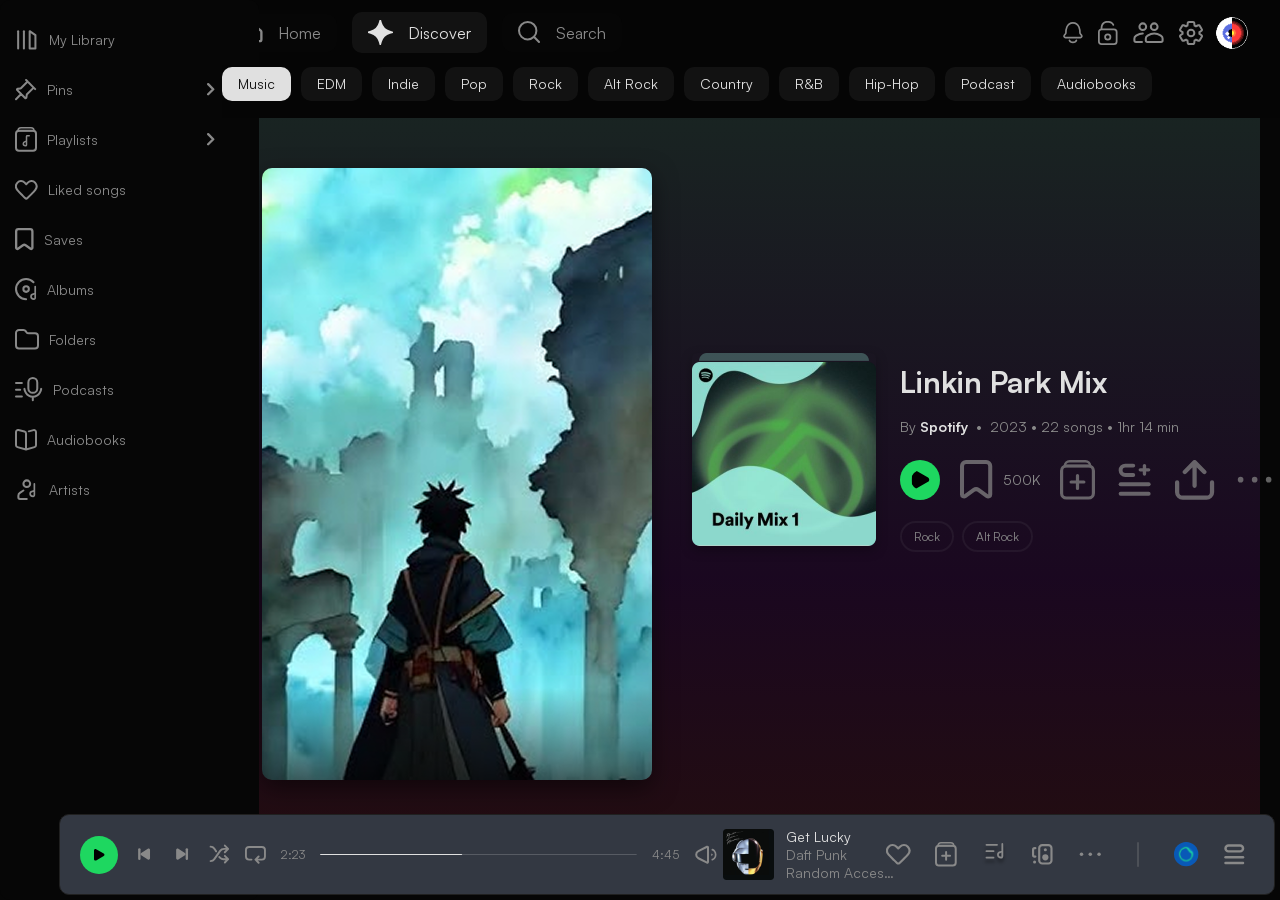
<file: discover.html>
<!DOCTYPE html>
<html lang="en">

<head>
    <meta charset="UTF-8">
    <meta name="viewport" content="width=device-width, initial-scale=1.0">
    <title>Spitify - exam group project</title>
    <link rel="stylesheet" href="/assets/fonts/fonts.css">
    <link rel="stylesheet" href="css/style.css">
</head>

<body class="page-discover">
    <!--Header-->
    <header>
        <nav class="navigation">
            <a href="index.html" class="home">
                <img src="./assets/icons/discover-icons/home-icon.svg" alt="Home icon" />Home</a>
            <a class="discover discover-active">
                <img src="./assets/icons/discover-icons/discover-active-icon.svg"
                    alt="Discover-activ-icon" />Discover</a>
            <a class="search">
                <img src="./assets/icons/discover-icons/search-icon.svg" alt="Search-icon" />Search</a>
        </nav>

        <ul class="top-buttons">
            <li><img src="/assets/icons/discover-icons/ringbell-icon.svg" alt="notifications" /></li>
            <li><img src="/assets/icons/discover-icons/key-icon.svg" alt="private" /></li>
            <li><img src="/assets/icons/discover-icons/friends-icon.svg" alt="friends-icon" /></li>
            <li><img src="/assets/icons/discover-icons/settings-icon.svg" alt="settings" /></li>
            <li><img src="/assets/icons/discover-icons/main-profile-icon.svg" alt="main-profile" /></li>
        </ul>
    </header>
    <!--Sidebar-->
    <aside class="sidebar">
        <ul class="sidebar-wrapper">
            <li>
                <a><img src="/assets/icons/discover-icons/my-library-icon.svg" alt="my library" /> My Library </a>
            </li>
            <li>
                <a><img src="/assets/icons/discover-icons/pins-icon.svg" alt="pins" /> Pins</a><img class="arrow-icon"
                    src="assets/icons/discover-icons/arrow-right.svg" alt="arrow-icon" />
            </li>
            <li>
                <a><img src="/assets/icons/discover-icons/playlist-icon.svg" alt="Playlists" />Playlists</a><img
                    class="arrow-icon" src="assets/icons/discover-icons/arrow-right.svg" alt="arrow-icon" />
            </li>
            <li>
                <a href="liked-library.html"><img src="assets/icons/discover-icons/likes-icon.svg" alt="liked songs" />Liked songs</a>
            </li>
            <li>
                <a><img src="assets/icons/discover-icons/saves-icon.svg" alt="Saves" /> Saves</a>
            </li>
            <li>
                <a><img src="assets/icons/discover-icons/albums-icon.svg" alt="Albums" />Albums</a>
            </li>
            <li>
                <a><img src="assets/icons/discover-icons/folder-icon.svg" alt="Folders" />Folders</a>
            </li>
            <li>
                <a><img src="assets/icons/discover-icons/podcast-icon.svg" alt="Podcasts" />Podcasts</a>
            </li>
            <li>
                <a><img src="assets/icons/discover-icons/audiobook-icon.svg" alt="Audiobooks" />Audiobooks</a>
            </li>
            <li>
                <a><img src="assets/icons/discover-icons/artists-icon.svg" alt="Artists" />Artists</a>
            </li>
        </ul>
    </aside>
    <!--main container-->
    <main>
        <div class="main-wrapper discover-wrapper">
            <section class="menu-buttons buttons-for-discover">
                <ul>
                    <li class="music-active"><a>Music</a></li>
                    <li><a>EDM</a></li>
                    <li><a>Indie</a></li>
                    <li><a>Pop</a></li>
                    <li><a>Rock</a></li>
                    <li><a>Alt Rock</a></li>
                    <li><a>Country</a></li>
                    <li><a>R&B</a></li>
                    <li><a>Hip-Hop</a></li>
                    <li><a>Podcast</a></li>
                    <li><a>Audiobooks</a></li>
                </ul>
            </section>
            <section>
                <ul class="discover-cataloge">
                    <li>
                        <div class="discover-theme">
                            <img class="discover-theme-cover" src="assets/icons/discover-icons/linkinpark-cover.png"
                                alt="linkin park theme photo" />
                        </div>
                        <div class="discover-music-info">
                            <img class="discover-music-info-cover" src="assets/icons/discover-icons/dailymix1-cover.png"
                                alt="daily mix" />
                            <div class="discover-music-info-text">
                                <h2>Linkin Park Mix</h2>
                                <p>
                                    By
                                    <span class="spotify-title">Spotify&nbsp;</span>&nbsp;&bull;
                                    &nbsp;2023&nbsp;&bull;&nbsp;22 songs&nbsp;&bull;&nbsp;1hr 14
                                    min
                                </p>
                                <div class="discover-music-buttons">
                                    <div class="play-btn-bg">
                                        <img class="play-btn-bg" src="assets/icons/player-icons/player-start-icon.svg"
                                            alt="start" />
                                    </div>
                                    <img src="assets/icons/discover-icons/save-icon.svg" alt="save" />
                                    <span class="song-saves">500K</span><img
                                        src="assets/icons/discover-icons/add-icon.svg" alt="add" /><img
                                        src="assets/icons/discover-icons/add-burger-icon.svg" alt="add to queue" /><img
                                        src="assets/icons/discover-icons/upload-icon.svg" alt="share" /><img
                                        src="assets/icons/discover-icons/three-dot-icon.svg" alt="more dots" />
                                </div>
                                <div class="discover-music-info-text-button">
                                    <span>Rock</span><span>Alt Rock</span>
                                </div>
                            </div>
                        </div>
                    </li>
                    <li>
                        <div class="discover-theme">
                            <img class="discover-theme-cover" src="assets/icons/discover-icons/get-lucky-cover.png"
                                alt="linkin park theme photo" />
                        </div>
                        <div class="discover-music-info">
                            <img class="discover-music-info-cover" src="assets/icons/discover-icons/get-lucky-image.png"
                                alt="get lucky" />
                            <div class="discover-music-info-text">
                                <h2>Get Lucky</h2>
                                <p>By
                                    <span class="spotify-title">Daft Punk&nbsp;</span>&nbsp;&bull;
                                    &nbsp;2013&nbsp;&bull;&nbsp;6:05
                                </p>
                                <div class="discover-music-buttons">
                                    <div class="play-btn-bg">
                                        <img src="assets/icons/player-icons/player-start-icon.svg" alt="start" />
                                    </div>
                                    <img src="assets/icons/discover-icons/save-icon.svg" alt="save" />
                                    <span class="song-saves">500K</span>
                                    <img src="assets/icons/discover-icons/add-icon.svg" alt="add" />
                                    <img src="assets/icons/discover-icons/add-burger-icon.svg" alt="add to queue" />
                                    <img src="assets/icons/discover-icons/upload-icon.svg" alt="share" />
                                    <img src="assets/icons/discover-icons/three-dot-icon.svg" alt="more dots" />
                                </div>
                                <div class="discover-music-info-text-button">
                                    <span>Rock</span><span>Alt Rock</span>
                                </div>
                            </div>
                    </li>
                </ul>
            </section>
        </div>
    </main>


    <footer class="footer-player">
        <!--Player left section-->
        <section class="player-left">
            <div class="left-side-icons">
                <button class="btn-play" aria-label="Start" id="start-btn">
                    <img src="./assets/icons/player-icons/player-start-icon.svg" alt="Start button">
                </button>
                <button class="btn-play when-click" aria-label="Play" id="playing-btn">
                    <img src="./assets/icons/player-icons/player-playing-icon.svg" alt="Plaing button">
                </button>
                <button class="btn-icon" aria-label="Previous">
                    <img src="./assets/icons/player-icons/player-left-arrow.svg" alt="Previous" class="btn-icon__svg">
                </button>
                <button class="btn-icon" aria-label="Next">
                    <img src="./assets/icons/player-icons/player-right-arrow.svg" alt="Next" class="btn-icon__svg">
                </button>
                <button class="btn-icon" aria-label="Shuffle">
                    <img src="./assets/icons/player-icons/player-shuffle-icon.svg" alt="Shuffle"
                        class="btn-icon__svg btn-icon__svg--active">
                </button>
                <button class="btn-icon" aria-label="Repeat">
                    <img src="./assets/icons/player-icons/player-resume-icon.svg" alt="Repeat" class="btn-icon__svg">
                </button>
                <time class="player-time">2:23</time>
                <img class="player__progress-line" src="./assets/icons/player-icons/player-line.svg"
                    alt="progress line">
                <time class="player-time">4:45</time>
                <button class="voice-btn" aria-label="Voice Control">
                    <img src="./assets/icons/player-icons/player-voice-icon.svg" alt="Voice control"
                        class="btn-icon__svg">
                </button>
                <audio src="./assets/icons/player-icons/player-mp3/DaftPunk-GetLucky.mp3" id="music-file"></audio>
            </div>
        </section>

        <!--Player center section-->
        <section class="player-center">
            <div class="progress-container">
                <div class="mini-track">
                    <img src="./assets/icons/player-icons/player-album-icon.svg" alt="Get Lucky Cover"
                        class="mini-track__img">
                    <div class="mini-track__text">
                        <h4 class="mini-track__title desktop-text">Get Lucky</h4> <!--in mobile it will be hidden-->
                        <h4 class="mini-track__title mobile-text">Get Lucky (feat. Pharrell Williams and Nile Rodgers)
                            <!--in desktop it will be hidden-->
                        </h4>
                        <p class="mini-track__artist">Daft Punk</p>
                        <p class="mini-track__album">Random Access Memories</p>
                    </div>
                </div>
            </div>
        </section>

        <!--Player right section-->
        <section class="player-right">
            <div class="footer-right-icons">
                <button class="btn-icon">
                    <img src="./assets/icons/player-icons/player-heart-icon.svg" alt="Like" class="btn-icon__svg">
                </button>
                <button class="btn-icon">
                    <img src="./assets/icons/player-icons/player-square-icon.svg" alt="Add" class="btn-icon__svg">
                </button>
                <button class="btn-icon">
                    <img src="./assets/icons/player-icons/player-music-icon.svg" alt="Microphone" class="btn-icon__svg">
                </button>
                <button class="btn-icon">
                    <img src="./assets/icons/player-icons/player-mobiles-icon.svg" alt="Layer Group"
                        class="btn-icon__svg">
                </button>
                <button class="btn-icon">
                    <img src="./assets/icons/player-icons/player-dots-icon.svg" alt="Dots" class="btn-icon__svg">
                </button>
                <span class="btn-icon">
                    <img src="./assets/icons/player-icons/player-right-line-icon.svg" alt="line" class="btn-icon__svg">
                </span>

                <div class="btn-icon">
                    <img src="./assets/icons/player-icons/player-blue-icon.svg" alt="profile icon"
                        class="btn-icon__svg">
                </div>

                <button class="btn-icon">
                    <img src="./assets/icons/player-icons/player-burger-icon.svg" alt="burger icon"
                        class="btn-icon__svg">
                </button>
            </div>
        </section>
    </footer>
    <nav class="mobile-nav">
        <div class="mobile-nav-item active">
            <img src="./assets/icons/discover-icons/home-icon.svg" alt="Home">
            <span>Home</span>
        </div>
        <div class="mobile-nav-item">
            <img src="./assets/icons/discover-icons/discover-active-icon.svg" alt="Discover">
            <span>Discover</span>
        </div>
        <div class="mobile-nav-item">
            <img src="./assets/icons/discover-icons/search-icon.svg" alt="Search">
            <span>Search</span>
        </div>
        <div class="mobile-nav-item">
            <img src="./assets/icons/discover-icons/my-library-icon.svg" alt="Library">
            <span>Library</span>
        </div>
        <div class="mobile-nav-item">
            <img src="./assets/icons/discover-icons/main-profile-icon.svg" alt="Me">
            <span>Me</span>
        </div>
    </nav>
    <script src="script.js"></script>
</body>

</html>
</file>
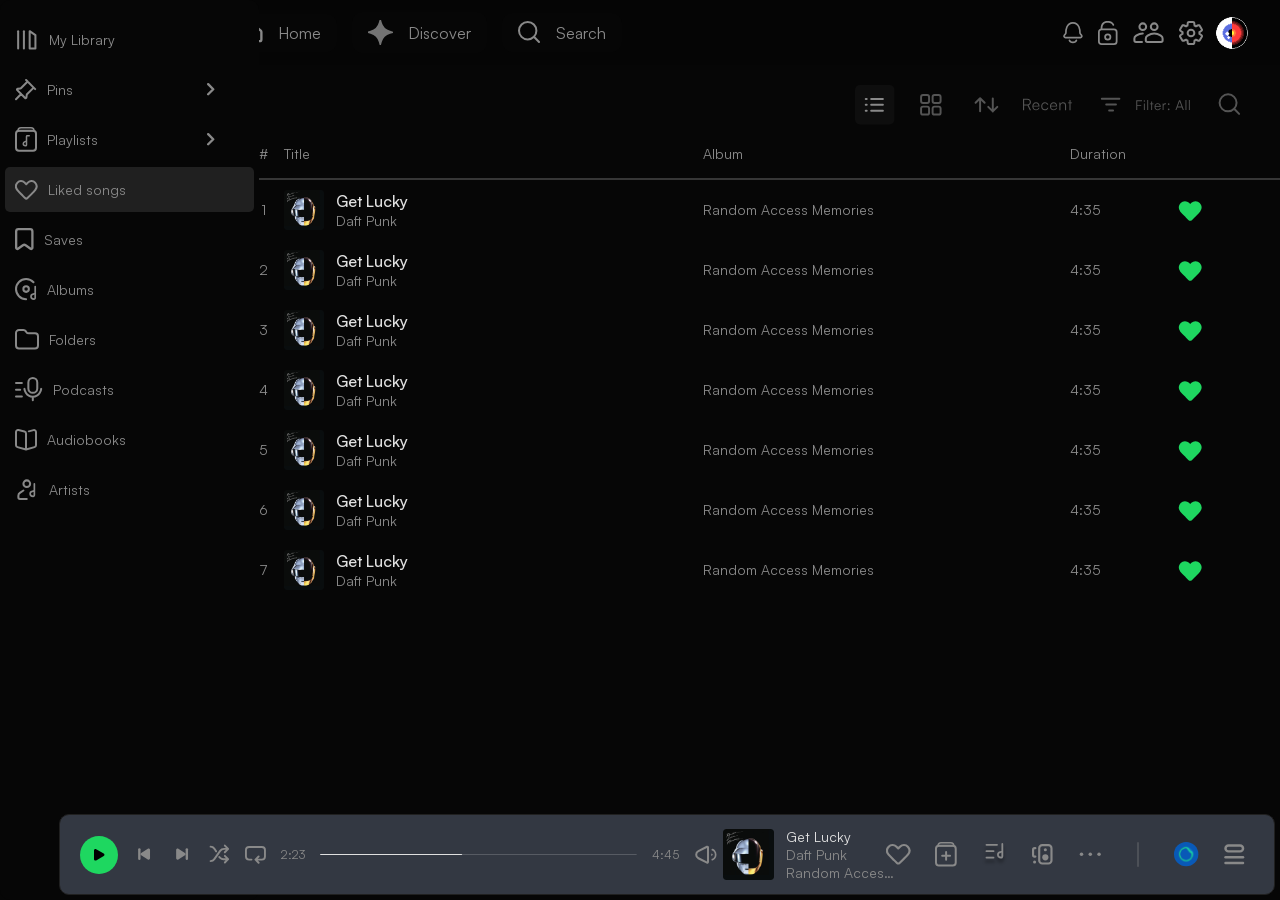
<file: liked-library.html>
<!DOCTYPE html>
<html lang="en">

<head>
    <meta charset="UTF-8">
    <meta name="viewport" content="width=device-width, initial-scale=1.0">
    <title>Spitify - exam group project</title>
    <link rel="stylesheet" href="/assets/fonts/fonts.css">
    <link rel="stylesheet" href="css/style.css">
</head>

<body class="page-discover">
    <!--Header-->
    <header>
        <nav class="navigation">
            <a href="index.html" class="home">
                <img src="./assets/icons/discover-icons/home-icon.svg" alt="Home icon" />Home</a>
            <a href="discover.html" class="discover discover-active not-active">
                <img src="./assets/icons/discover-icons/discover-active-icon.svg"
                    alt="Discover-activ-icon" />Discover</a>
            <a class="search">
                <img src="./assets/icons/discover-icons/search-icon.svg" alt="Search-icon" />Search</a>
        </nav>

        <ul class="top-buttons">
            <li><img src="/assets/icons/discover-icons/ringbell-icon.svg" alt="notifications" /></li>
            <li><img src="/assets/icons/discover-icons/key-icon.svg" alt="private" /></li>
            <li><img src="/assets/icons/discover-icons/friends-icon.svg" alt="friends-icon" /></li>
            <li><img src="/assets/icons/discover-icons/settings-icon.svg" alt="settings" /></li>
            <li><img src="/assets/icons/discover-icons/main-profile-icon.svg" alt="main-profile" /></li>
        </ul>
    </header>
    <!--Sidebar-->
    <aside class="sidebar">
        <ul class="sidebar-wrapper">
            <li>
                <a><img src="/assets/icons/discover-icons/my-library-icon.svg" alt="my library" /> My Library </a>
            </li>
            <li>
                <a><img src="/assets/icons/discover-icons/pins-icon.svg" alt="pins" /> Pins</a><img class="arrow-icon"
                    src="assets/icons/discover-icons/arrow-right.svg" alt="arrow-icon" />
            </li>
            <li>
                <a><img src="/assets/icons/discover-icons/playlist-icon.svg" alt="Playlists" />Playlists</a><img
                    class="arrow-icon" src="assets/icons/discover-icons/arrow-right.svg" alt="arrow-icon" />
            </li>
            <li class="liked-songs">
                <a><img src="assets/icons/discover-icons/likes-icon.svg" alt="liked songs" />Liked songs</a>
            </li>
            <li>
                <a><img src="assets/icons/discover-icons/saves-icon.svg" alt="Saves" /> Saves</a>
            </li>
            <li>
                <a><img src="assets/icons/discover-icons/albums-icon.svg" alt="Albums" />Albums</a>
            </li>
            <li>
                <a><img src="assets/icons/discover-icons/folder-icon.svg" alt="Folders" />Folders</a>
            </li>
            <li>
                <a><img src="assets/icons/discover-icons/podcast-icon.svg" alt="Podcasts" />Podcasts</a>
            </li>
            <li>
                <a><img src="assets/icons/discover-icons/audiobook-icon.svg" alt="Audiobooks" />Audiobooks</a>
            </li>
            <li>
                <a><img src="assets/icons/discover-icons/artists-icon.svg" alt="Artists" />Artists</a>
            </li>
        </ul>
    </aside>
    <!--main container-->
    <main>
        <div class="main-wrapper">
            <section>
                <ul class="menu-button-library-liked">
                    <li class="liked-add-icon">
                        <img src="assets/icons/library-liked-songs/add-icon-library.svg" alt="add" />
                    </li>
                    <li>
                        <img src="assets/icons/library-liked-songs/burger-icon-library.svg" alt="lists" />
                    </li>
                    <li>
                        <img src="assets/icons/library-liked-songs/square-icon-library.svg" alt="view" />
                    </li>
                    <li>
                        <img src="assets/icons/library-liked-songs/arrows-icon-library.svg" alt="arrows" />
                    </li>
                    <li>
                        <img src="assets/icons/library-liked-songs/recent-icon-library.svg" alt="recent" class="recent"/>
                    </li>
                    <li>
                        <img src="assets/icons/library-liked-songs/filter-icon-library.svg" alt="filters" class="filters"/>
                    </li>
                    <li>
                        <img src="assets/icons/library-liked-songs/lupa-icon-library.svg" alt="search" />
                    </li>
                </ul>
            </section>

            <section class="main-wrapper">
                <table class="song-table">
                    <thead>
                        <tr>
                            <th class="col-num">#</th>
                            <th class="col-title">Title</th>
                            <th class="col-album">Album</th>
                            <th class="col-duration">Duration</th>
                        </tr>
                    </thead>
                    <tbody>
                        <tr>
                            <td class="col-num">1</td>
                            <td class="col-title">
                                <div class="title-content">
                                    <img src="assets/icons/library-liked-songs/Daft-Punk.svg" alt="Daft Punk">
                                    <div class="song-info">
                                        <h3>Get Lucky</h3>
                                        <a href="#">Daft Punk</a>
                                    </div>
                                </div>
                            </td>
                            <td class="col-album">
                                <a href="#">Random Access Memories</a>
                            </td>
                            <td class="col-duration">
                                <span>4:35</span>
                                <img src="assets/icons/library-liked-songs/green-heart-icon-library.svg" alt="liked">
                            </td>
                        </tr>

                        <tr>
                            <td class="col-num">2</td>
                            <td class="col-title">
                                <div class="title-content">
                                    <img src="assets/icons/library-liked-songs/Daft-Punk.svg" alt="Daft Punk">
                                    <div class="song-info">
                                        <h3>Get Lucky</h3>
                                        <a href="#">Daft Punk</a>
                                    </div>
                                </div>
                            </td>
                            <td class="col-album">
                                <a href="#">Random Access Memories</a>
                            </td>
                            <td class="col-duration">
                                <span>4:35</span>
                                <img src="assets/icons/library-liked-songs/green-heart-icon-library.svg" alt="liked">
                            </td>
                        </tr>

                        <tr>
                            <td class="col-num">3</td>
                            <td class="col-title">
                                <div class="title-content">
                                    <img src="assets/icons/library-liked-songs/Daft-Punk.svg" alt="Daft Punk">
                                    <div class="song-info">
                                        <h3>Get Lucky</h3>
                                        <a href="#">Daft Punk</a>
                                    </div>
                                </div>
                            </td>
                            <td class="col-album">
                                <a href="#">Random Access Memories</a>
                            </td>
                            <td class="col-duration">
                                <span>4:35</span>
                                <img src="assets/icons/library-liked-songs/green-heart-icon-library.svg" alt="liked">
                            </td>
                        </tr>

                        <tr>
                            <td class="col-num">4</td>
                            <td class="col-title">
                                <div class="title-content">
                                    <img src="assets/icons/library-liked-songs/Daft-Punk.svg" alt="Daft Punk">
                                    <div class="song-info">
                                        <h3>Get Lucky</h3>
                                        <a href="#">Daft Punk</a>
                                    </div>
                                </div>
                            </td>
                            <td class="col-album">
                                <a href="#">Random Access Memories</a>
                            </td>
                            <td class="col-duration">
                                <span>4:35</span>
                                <img src="assets/icons/library-liked-songs/green-heart-icon-library.svg" alt="liked">
                            </td>
                        </tr>

                        <tr>
                            <td class="col-num">5</td>
                            <td class="col-title">
                                <div class="title-content">
                                    <img src="assets/icons/library-liked-songs/Daft-Punk.svg" alt="Daft Punk">
                                    <div class="song-info">
                                        <h3>Get Lucky</h3>
                                        <a href="#">Daft Punk</a>
                                    </div>
                                </div>
                            </td>
                            <td class="col-album">
                                <a href="#">Random Access Memories</a>
                            </td>
                            <td class="col-duration">
                                <span>4:35</span>
                                <img src="assets/icons/library-liked-songs/green-heart-icon-library.svg" alt="liked">
                            </td>
                        </tr>

                        <tr>
                            <td class="col-num">6</td>
                            <td class="col-title">
                                <div class="title-content">
                                    <img src="assets/icons/library-liked-songs/Daft-Punk.svg" alt="Daft Punk">
                                    <div class="song-info">
                                        <h3>Get Lucky</h3>
                                        <a href="#">Daft Punk</a>
                                    </div>
                                </div>
                            </td>
                            <td class="col-album">
                                <a href="#">Random Access Memories</a>
                            </td>
                            <td class="col-duration">
                                <span>4:35</span>
                                <img src="assets/icons/library-liked-songs/green-heart-icon-library.svg" alt="liked">
                            </td>
                        </tr>

                        <tr>
                            <td class="col-num">7</td>
                            <td class="col-title">
                                <div class="title-content">
                                    <img src="assets/icons/library-liked-songs/Daft-Punk.svg" alt="Daft Punk">
                                    <div class="song-info">
                                        <h3>Get Lucky</h3>
                                        <a href="#">Daft Punk</a>
                                    </div>
                                </div>
                            </td>
                            <td class="col-album">
                                <a href="#">Random Access Memories</a>
                            </td>
                            <td class="col-duration">
                                <span>4:35</span>
                                <img src="assets/icons/library-liked-songs/green-heart-icon-library.svg" alt="liked">
                            </td>
                        </tr>
                    </tbody>
                </table>
            </section>
        </div>
    </main>


    <footer class="footer-player">
        <!--Player left section-->
        <section class="player-left">
            <div class="left-side-icons">
                <button class="btn-play" aria-label="Start" id="start-btn">
                    <img src="./assets/icons/player-icons/player-start-icon.svg" alt="Start button">
                </button>
                <button class="btn-play when-click" aria-label="Play" id="playing-btn">
                    <img src="./assets/icons/player-icons/player-playing-icon.svg" alt="Plaing button">
                </button>
                <button class="btn-icon" aria-label="Previous">
                    <img src="./assets/icons/player-icons/player-left-arrow.svg" alt="Previous" class="btn-icon__svg">
                </button>
                <button class="btn-icon" aria-label="Next">
                    <img src="./assets/icons/player-icons/player-right-arrow.svg" alt="Next" class="btn-icon__svg">
                </button>
                <button class="btn-icon" aria-label="Shuffle">
                    <img src="./assets/icons/player-icons/player-shuffle-icon.svg" alt="Shuffle"
                        class="btn-icon__svg btn-icon__svg--active">
                </button>
                <button class="btn-icon" aria-label="Repeat">
                    <img src="./assets/icons/player-icons/player-resume-icon.svg" alt="Repeat" class="btn-icon__svg">
                </button>
                <time class="player-time">2:23</time>
                <img class="player__progress-line" src="./assets/icons/player-icons/player-line.svg"
                    alt="progress line">
                <time class="player-time">4:45</time>
                <button class="voice-btn" aria-label="Voice Control">
                    <img src="./assets/icons/player-icons/player-voice-icon.svg" alt="Voice control"
                        class="btn-icon__svg">
                </button>
                <audio src="./assets/icons/player-icons/player-mp3/DaftPunk-GetLucky.mp3" id="music-file"></audio>
            </div>
        </section>

        <!--Player center section-->
        <section class="player-center">
            <div class="progress-container">
                <div class="mini-track">
                    <img src="./assets/icons/player-icons/player-album-icon.svg" alt="Get Lucky Cover"
                        class="mini-track__img">
                    <div class="mini-track__text">
                        <h4 class="mini-track__title desktop-text">Get Lucky</h4> <!--in mobile it will be hidden-->
                        <h4 class="mini-track__title mobile-text">Get Lucky (feat. Pharrell Williams and Nile Rodgers)
                            <!--in desktop it will be hidden-->
                        </h4>
                        <p class="mini-track__artist">Daft Punk</p>
                        <p class="mini-track__album">Random Access Memories</p>
                    </div>
                </div>
            </div>
        </section>

        <!--Player right section-->
        <section class="player-right">
            <div class="footer-right-icons">
                <button class="btn-icon">
                    <img src="./assets/icons/player-icons/player-heart-icon.svg" alt="Like" class="btn-icon__svg">
                </button>
                <button class="btn-icon">
                    <img src="./assets/icons/player-icons/player-square-icon.svg" alt="Add" class="btn-icon__svg">
                </button>
                <button class="btn-icon">
                    <img src="./assets/icons/player-icons/player-music-icon.svg" alt="Microphone" class="btn-icon__svg">
                </button>
                <button class="btn-icon">
                    <img src="./assets/icons/player-icons/player-mobiles-icon.svg" alt="Layer Group"
                        class="btn-icon__svg">
                </button>
                <button class="btn-icon">
                    <img src="./assets/icons/player-icons/player-dots-icon.svg" alt="Dots" class="btn-icon__svg">
                </button>
                <span class="btn-icon">
                    <img src="./assets/icons/player-icons/player-right-line-icon.svg" alt="line" class="btn-icon__svg">
                </span>

                <div class="btn-icon">
                    <img src="./assets/icons/player-icons/player-blue-icon.svg" alt="profile icon"
                        class="btn-icon__svg">
                </div>

                <button class="btn-icon">
                    <img src="./assets/icons/player-icons/player-burger-icon.svg" alt="burger icon"
                        class="btn-icon__svg">
                </button>
            </div>
        </section>
    </footer>
    <nav class="mobile-nav">
        <div class="mobile-nav-item active">
            <img src="./assets/icons/discover-icons/home-icon.svg" alt="Home">
            <span>Home</span>
        </div>
        <div class="mobile-nav-item">
            <img src="./assets/icons/discover-icons/discover-active-icon.svg" alt="Discover">
            <span>Discover</span>
        </div>
        <div class="mobile-nav-item">
            <img src="./assets/icons/discover-icons/search-icon.svg" alt="Search">
            <span>Search</span>
        </div>
        <div class="mobile-nav-item">
            <img src="./assets/icons/discover-icons/my-library-icon.svg" alt="Library">
            <span>Library</span>
        </div>
        <div class="mobile-nav-item">
            <img src="./assets/icons/discover-icons/main-profile-icon.svg" alt="Me">
            <span>Me</span>
        </div>
    </nav>
    <script src="script.js"></script>
</body>

</html>
</file>
<file: assets/fonts/fonts.css>
@font-face {
    font-family: 'Satoshi';
    src: url('./Satoshi_Complete/Fonts/TTF/Satoshi-Variable.ttf');
}
</file>
<file: css/style.css>
/* ============================
   SPOTIFY PROJECT VARIABLES
   ============================ */
/* =====================
   Flexbox Layout Mixin
   ===================== */
/* =====================
   Text Truncate Mixin
   ===================== */
/* =====================
   Text Fade Right Mixin
   ===================== */
/* =====================
   Hide Elements Mixin
   ===================== */
/* =====================
   Flex Center Mixin
   ===================== */
/* =====================
   Image Brightness
   ===================== */
/* =====================
   Exact Transition Mixin
   ===================== */
/* =====================
   Exact Letter Spacing Mixin
   ===================== */
.responsive-nav {
  display: none;
}

@media (max-width: 1086px) {
  .header-actions .icon-btn:not(:last-child) {
    display: none;
  }
}
@media (max-width: 1020px) {
  .nav-item.active {
    background-color: transparent;
    border-radius: 0;
  }
}
@media (max-width: 768px) {
  .header {
    display: none !important;
  }
  .sidebar {
    display: none;
  }
  .main-layout {
    background-color: black;
  }
  .responsive-nav {
    position: fixed;
    bottom: 0;
    left: 0;
    width: 100%;
    z-index: 1500;
    position: fixed;
    bottom: 0;
    height: 95px;
    display: flex;
    align-items: center;
    justify-content: space-around;
    text-align: center;
    background: linear-gradient(180deg, rgba(17, 17, 17, 0.85) 0%, #111111 42.62%);
  }
  .responsive-nav div {
    display: flex;
    flex-direction: column;
    align-items: center;
    justify-content: center;
    gap: 6px;
  }
  .responsive-nav p {
    color: #898989;
    font-family: "satoshi", sans-serif;
    font-size: 12px;
    letter-spacing: 3%;
    margin: 0;
  }
}
/* =========================
   BASE
   ========================= */
html,
body {
  height: 100%;
  margin: 0;
  overflow: hidden;
  background: #000;
  font-family: "satoshi", sans-serif;
}

*,
*::before,
*::after {
  box-sizing: border-box;
}

img {
  display: block;
  max-width: 100%;
}

button {
  font: inherit;
}

/* =========================
   MAIN CONTENT
   ========================= */
.main-content {
  position: relative;
  margin-left: 259px;
  margin-top: 60px;
  width: calc(100% - 259px);
  height: calc(100vh - 54px);
  min-width: 0;
  min-height: 0;
  display: flex;
  flex-direction: column;
  overflow-x: hidden;
  overflow-y: auto;
  background: #060606;
  border: 1px solid #202020;
  border-radius: 10px 0 0 10px;
  scrollbar-width: none;
  -ms-overflow-style: none;
}
.main-content::-webkit-scrollbar {
  display: none;
}

/* =========================
   FILTERS SECTION
   ========================= */
.filters-section {
  position: sticky;
  top: 0;
  z-index: 20;
  display: flex;
  align-items: center;
  justify-content: space-between;
  gap: 16px;
  min-height: 60px;
  padding: 8px 20px 0;
  background: rgba(6, 6, 6, 0.92);
  backdrop-filter: blur(22px);
}

.filters {
  display: inline-flex;
  align-items: center;
  gap: 10px;
  flex-wrap: wrap;
}

.filter {
  height: 35px;
  padding: 0 12px;
  border: 0;
  border-radius: 8px;
  background: rgba(32, 32, 32, 0.5);
  color: rgb(224, 224, 224);
  font-size: 14px;
  font-weight: 700;
  cursor: pointer;
  transition: background 0.2s ease, color 0.2s ease;
}
.filter--active {
  background: rgb(224, 224, 224);
  color: rgba(32, 32, 32, 0.9);
}

.filters button:nth-child(1) {
  width: 48px;
}

.filters button:nth-child(2) {
  width: 68px;
}

.filters button:nth-child(3) {
  width: 89px;
}

.filters button:nth-child(4) {
  width: 107px;
}

.filters-layout-action {
  flex-shrink: 0;
}

.icon-action {
  width: 28px;
  height: 28px;
  padding: 0;
  border: 0;
  background: transparent;
  display: inline-flex;
  align-items: center;
  justify-content: center;
  cursor: pointer;
}

.icon-action__icon {
  width: 16px;
  height: 16px;
  object-fit: contain;
}

/* =========================
   CONTENT WRAPPER
   ========================= */
.content-wrapper {
  width: 100%;
  min-width: 0;
  display: flex;
  flex-direction: column;
  gap: 40px;
  padding: 16px 20px 140px;
}

/* =========================
   MOBILE SHORTCUTS
   ========================= */
.main-content .mobile-shortcuts {
  display: none;
}

.mobile-shortcuts__item {
  display: flex;
  align-items: center;
  min-width: 0;
  height: 56px;
  overflow: hidden;
  text-decoration: none;
  background: linear-gradient(90deg, #2a2a2a 0%, #1f1f1f 100%);
  border-radius: 8px;
}
.mobile-shortcuts__image {
  width: 56px;
  height: 56px;
  flex-shrink: 0;
  object-fit: cover;
}
.mobile-shortcuts__text {
  min-width: 0;
  display: flex;
  flex-direction: column;
  justify-content: center;
  padding: 0 12px;
}
.mobile-shortcuts__title {
  margin: 0;
  color: #fff;
  font-size: 14px;
  font-weight: 500;
  line-height: 1.2;
  white-space: nowrap;
  overflow: hidden;
  text-overflow: ellipsis;
}
.mobile-shortcuts__subtitle {
  margin: 2px 0 0;
  color: #b3b3b3;
  font-size: 12px;
  line-height: 1.2;
  white-space: nowrap;
  overflow: hidden;
  text-overflow: ellipsis;
}

/* =========================
   CATALOGUE
   ========================= */
.catalogue {
  width: 100%;
  min-width: 0;
  display: flex;
  flex-direction: column;
  gap: 30px;
}
.catalogue-top {
  width: 100%;
  min-width: 0;
  display: flex;
  align-items: center;
  justify-content: space-between;
  gap: 12px;
}
.catalogue-title {
  margin: 0;
  color: #fff;
  font-size: 18px;
  font-weight: 700;
  line-height: 1.2;
}

.catalogue-actions {
  display: flex;
  align-items: center;
  gap: 8px;
  flex-shrink: 0;
}

.catalogue-btn {
  width: 24px;
  height: 24px;
  padding: 0;
  border: 0;
  border-radius: 50%;
  cursor: pointer;
  display: inline-flex;
  align-items: center;
  justify-content: center;
  background: transparent;
}
.catalogue-btn img {
  width: 14px;
  height: 14px;
  object-fit: contain;
}

.catalogue-grid {
  width: 100%;
  min-width: 0;
  display: grid;
  grid-template-columns: repeat(8, minmax(0, 1fr));
  gap: 15px;
  margin-top: 6px;
}

/* =========================
   MUSIC CARD / MIX CARD
   ========================= */
.music-card,
.mix-card {
  min-width: 0;
}
.music-card__link,
.mix-card__link {
  display: flex;
  flex-direction: column;
  min-width: 0;
  text-decoration: none;
  color: inherit;
}
.music-card__image-wrap,
.mix-card__image-wrap {
  position: relative;
  width: 100%;
  aspect-ratio: 1/1;
  border-radius: 7.25px;
  overflow: visible;
}
.music-card__image-wrap::before,
.mix-card__image-wrap::before {
  content: "";
  position: absolute;
  top: -18px;
  left: 50%;
  width: 133px;
  height: 3px;
  transform: translateX(-50%);
  border-top-left-radius: 7.25px;
  border-top-right-radius: 7.25px;
  background: rgba(206, 110, 154, 0.15);
  z-index: 1;
}
.music-card__image-wrap::after,
.mix-card__image-wrap::after {
  content: "";
  position: absolute;
  top: -12px;
  left: 50%;
  width: 154px;
  height: 6px;
  transform: translateX(-50%);
  border-top-left-radius: 7.25px;
  border-top-right-radius: 7.25px;
  background: rgba(206, 110, 154, 0.3);
  z-index: 2;
}
.music-card__image,
.mix-card__image {
  width: 100%;
  height: 100%;
  object-fit: cover;
  border-radius: 7.25px;
}
.music-card__meta,
.mix-card__meta {
  min-width: 0;
  display: flex;
  align-items: center;
  justify-content: space-between;
  gap: 8px;
  margin-top: 8px;
}
.music-card__type,
.mix-card__type {
  min-width: 0;
  color: rgb(224, 224, 224);
  font-size: 14px;
  font-weight: 500;
  white-space: nowrap;
  overflow: hidden;
  text-overflow: ellipsis;
}
.music-card__count,
.mix-card__count {
  flex-shrink: 0;
  font-size: 14px;
  font-weight: 400;
}
.music-card__desc,
.mix-card__desc {
  margin: 4px 0 0;
  color: rgb(137, 137, 137);
  font-size: 12px;
  line-height: 1.35;
  display: -webkit-box;
  -webkit-box-orient: vertical;
  -webkit-line-clamp: 2;
  line-clamp: 2;
  overflow: hidden;
}

/* =========================
   MUSIC CARD TOP BAR COLORS
   ========================= */
.catalogue .catalogue-grid > article:nth-child(1) .music-card__image-wrap::before {
  background: rgba(206, 110, 154, 0.15);
}

.catalogue .catalogue-grid > article:nth-child(1) .music-card__image-wrap::after {
  background: rgba(206, 110, 154, 0.3);
}

.catalogue .catalogue-grid > article:nth-child(2) .music-card__image-wrap::before {
  background: rgba(149, 230, 211, 0.15);
}

.catalogue .catalogue-grid > article:nth-child(2) .music-card__image-wrap::after {
  background: rgba(149, 230, 211, 0.3);
}

.catalogue .catalogue-grid > article:nth-child(3) .music-card__image-wrap::before {
  background: rgba(244, 184, 189, 0.15);
}

.catalogue .catalogue-grid > article:nth-child(3) .music-card__image-wrap::after {
  background: rgba(244, 184, 189, 0.3);
}

.catalogue .catalogue-grid > article:nth-child(4) .music-card__image-wrap::before {
  background: rgba(195, 231, 183, 0.15);
}

.catalogue .catalogue-grid > article:nth-child(4) .music-card__image-wrap::after {
  background: rgba(195, 231, 183, 0.3);
}

.catalogue .catalogue-grid > article:nth-child(5) .music-card__image-wrap::before {
  background: rgba(243, 127, 166, 0.15);
}

.catalogue .catalogue-grid > article:nth-child(5) .music-card__image-wrap::after {
  background: rgba(243, 127, 166, 0.3);
}

.catalogue .catalogue-grid > article:nth-child(6) .music-card__image-wrap::before {
  background: rgba(160, 190, 200, 0.15);
}

.catalogue .catalogue-grid > article:nth-child(6) .music-card__image-wrap::after {
  background: rgba(160, 190, 200, 0.3);
}

.catalogue .catalogue-grid > article:nth-child(7) .music-card__image-wrap::before {
  background: rgba(253, 216, 125, 0.15);
}

.catalogue .catalogue-grid > article:nth-child(7) .music-card__image-wrap::after {
  background: rgba(253, 216, 125, 0.3);
}

.catalogue .catalogue-grid > article:nth-child(8) .music-card__image-wrap::before {
  background: rgba(212, 178, 169, 0.15);
}

.catalogue .catalogue-grid > article:nth-child(8) .music-card__image-wrap::after {
  background: rgba(212, 178, 169, 0.3);
}

/* =========================
   MIX CARD TOP BAR COLORS
   ========================= */
.catalogue .catalogue-grid > article:nth-child(1) .mix-card__image-wrap::before {
  background: rgba(204, 246, 101, 0.15);
}

.catalogue .catalogue-grid > article:nth-child(1) .mix-card__image-wrap::after {
  background: rgba(204, 246, 101, 0.3);
}

.catalogue .catalogue-grid > article:nth-child(2) .mix-card__image-wrap::before {
  background: rgba(249, 231, 44, 0.15);
}

.catalogue .catalogue-grid > article:nth-child(2) .mix-card__image-wrap::after {
  background: rgba(249, 231, 44, 0.3);
}

.catalogue .catalogue-grid > article:nth-child(3) .mix-card__image-wrap::before {
  background: rgba(155, 240, 226, 0.15);
}

.catalogue .catalogue-grid > article:nth-child(3) .mix-card__image-wrap::after {
  background: rgba(155, 240, 226, 0.3);
}

.catalogue .catalogue-grid > article:nth-child(4) .mix-card__image-wrap::before {
  background: rgba(111, 134, 255, 0.15);
}

.catalogue .catalogue-grid > article:nth-child(4) .mix-card__image-wrap::after {
  background: rgba(111, 134, 255, 0.3);
}

.catalogue .catalogue-grid > article:nth-child(5) .mix-card__image-wrap::before {
  background: rgba(255, 203, 212, 0.15);
}

.catalogue .catalogue-grid > article:nth-child(5) .mix-card__image-wrap::after {
  background: rgba(255, 203, 212, 0.3);
}

.catalogue .catalogue-grid > article:nth-child(6) .mix-card__image-wrap::before {
  background: rgba(255, 198, 104, 0.15);
}

.catalogue .catalogue-grid > article:nth-child(6) .mix-card__image-wrap::after {
  background: rgba(255, 198, 104, 0.3);
}

.catalogue .catalogue-grid > article:nth-child(7) .mix-card__image-wrap::before {
  background: rgba(39, 133, 107, 0.15);
}

.catalogue .catalogue-grid > article:nth-child(7) .mix-card__image-wrap::after {
  background: rgba(39, 133, 107, 0.3);
}

.catalogue .catalogue-grid > article:nth-child(8) .mix-card__image-wrap::before {
  background: rgba(221, 19, 139, 0.15);
}

.catalogue .catalogue-grid > article:nth-child(8) .mix-card__image-wrap::after {
  background: rgba(221, 19, 139, 0.3);
}

/* =========================
   MUSIC CARD COUNT COLORS
   ========================= */
.catalogue .catalogue-grid > article:nth-child(1) .music-card__count {
  color: rgb(206, 110, 154);
}

.catalogue .catalogue-grid > article:nth-child(2) .music-card__count {
  color: rgb(149, 230, 211);
}

.catalogue .catalogue-grid > article:nth-child(3) .music-card__count {
  color: rgb(244, 184, 189);
}

.catalogue .catalogue-grid > article:nth-child(4) .music-card__count {
  color: rgb(195, 231, 183);
}

.catalogue .catalogue-grid > article:nth-child(5) .music-card__count {
  color: rgb(243, 127, 166);
}

.catalogue .catalogue-grid > article:nth-child(6) .music-card__count {
  color: rgb(160, 190, 200);
}

.catalogue .catalogue-grid > article:nth-child(7) .music-card__count {
  color: rgb(253, 216, 125);
}

.catalogue .catalogue-grid > article:nth-child(8) .music-card__count {
  color: rgb(212, 178, 169);
}

/* =========================
   MIX CARD COUNT COLORS
   ========================= */
.catalogue .catalogue-grid > article:nth-child(1) .mix-card__count {
  color: rgb(204, 246, 101);
}

.catalogue .catalogue-grid > article:nth-child(2) .mix-card__count {
  color: rgb(249, 231, 44);
}

.catalogue .catalogue-grid > article:nth-child(3) .mix-card__count {
  color: rgb(155, 240, 226);
}

.catalogue .catalogue-grid > article:nth-child(4) .mix-card__count {
  color: rgb(111, 134, 255);
}

.catalogue .catalogue-grid > article:nth-child(5) .mix-card__count {
  color: rgb(255, 203, 212);
}

.catalogue .catalogue-grid > article:nth-child(6) .mix-card__count {
  color: rgb(255, 198, 104);
}

.catalogue .catalogue-grid > article:nth-child(7) .mix-card__count {
  color: rgb(39, 133, 107);
}

.catalogue .catalogue-grid > article:nth-child(8) .mix-card__count {
  color: rgb(221, 19, 139);
}

/* =========================
   ARTISTS SECTION
   ========================= */
.catalogue-artists {
  width: 100%;
}

.catalogue-top--artists {
  justify-content: space-between;
}

.catalogue-artists .catalogue-title {
  width: 210px;
  height: 27px;
  color: rgb(224, 224, 224);
  font-size: 20px;
  font-weight: 700;
  line-height: 20px;
  letter-spacing: 0.03em;
}

/* =========================
   ARTISTS GRID
   ========================= */
.artists-grid {
  width: 100%;
  display: flex;
  align-items: flex-end;
  gap: 16px;
  margin-top: 6px;
  overflow: hidden;
}

/* =========================
   ARTIST CARD (crop container)
   ========================= */
.artist-card {
  position: relative;
  width: 170px;
  height: 170px;
  flex-shrink: 0;
}

/* =========================
   LINK
   ========================= */
.artist-card__link {
  display: block;
  width: 170px;
  height: 170px;
  position: relative;
}

/* =========================
   IMAGE (circle)
   ========================= */
.artist-card__image {
  width: 170px;
  height: 170px;
  object-fit: cover;
  border-radius: 50%;
  display: block;
}

/* =========================
   TABLET
   ========================= */
@media (max-width: 1400px) {
  .catalogue-grid {
    grid-template-columns: repeat(4, minmax(0, 1fr));
  }
  .artists-grid {
    flex-wrap: wrap;
  }
}
/* =========================
   MOBILE
   ========================= */
@media (max-width: 768px) {
  html,
  body {
    overflow: hidden;
  }
  .main-content {
    margin-left: 0;
    width: 100%;
    border: none;
    border-radius: 0;
    background: #090909;
  }
  .filters {
    display: flex;
    justify-content: flex-start;
    gap: 8px;
  }
  .filter--active {
    display: none;
  }
  .filters-section {
    padding: 1px 1px 0;
  }
  .content-wrapper {
    gap: 36px;
    padding: 10px 12px 120px;
  }
  .main-content .mobile-shortcuts {
    display: grid;
    grid-template-columns: repeat(2, 1fr);
    gap: 10px;
    padding: 0 3px;
  }
  .catalogue {
    gap: 10px;
  }
  .catalogue-title {
    font-size: 18px;
    line-height: 1.2;
    width: auto;
    height: auto;
  }
  .catalogue-actions .catalogue-btn:not(:last-child) {
    display: none;
  }
  .catalogue-btn {
    width: auto;
    height: auto;
    padding: 4px;
    background: transparent;
    border-radius: 0;
  }
  .catalogue-btn img {
    width: 18px;
    height: 18px;
  }
  .catalogue-grid {
    display: flex;
    gap: 12px;
    margin-top: 4px;
    overflow-x: auto;
    padding-top: 18px;
    padding-bottom: 4px;
    scroll-snap-type: x mandatory;
    scrollbar-width: none;
  }
  .catalogue-grid::-webkit-scrollbar {
    display: none;
  }
  .music-card,
  .mix-card {
    flex: 0 0 140px;
    min-width: 140px;
    scroll-snap-align: start;
  }
  .music-card__image-wrap::before,
  .mix-card__image-wrap::before {
    width: 110px;
    top: -14px;
  }
  .music-card__image-wrap::after,
  .mix-card__image-wrap::after {
    width: 126px;
    top: -10px;
  }
  .music-card__meta,
  .mix-card__meta {
    margin-top: 8px;
  }
  .music-card__type,
  .mix-card__type {
    font-size: 15px;
    font-weight: 600;
  }
  .music-card__count,
  .mix-card__count {
    font-size: 14px;
  }
  .music-card__desc,
  .mix-card__desc {
    margin-top: 4px;
    font-size: 12px;
  }
  .catalogue-artists {
    display: block;
  }
  .artists-grid {
    display: flex;
    flex-wrap: nowrap;
    align-items: flex-start;
    gap: 12px;
    overflow-x: auto;
    overflow-y: hidden;
    padding-bottom: 4px;
    scroll-snap-type: x mandatory;
    scrollbar-width: none;
  }
  .artists-grid::-webkit-scrollbar {
    display: none;
  }
  .artist-card {
    flex: 0 0 120px;
    width: 120px;
    height: 120px;
    scroll-snap-align: start;
  }
  .artist-card__link {
    width: 120px;
    height: 120px;
  }
  .artist-card__image {
    width: 120px;
    height: 120px;
  }
}
.header {
  background-color: #060606;
  display: flex;
  justify-content: space-between;
  align-items: center;
  font-family: "satoshi", sans-serif;
  font-weight: 400;
  font-size: 14px;
  position: fixed;
  height: 54px;
  top: 0;
  left: 225px;
  right: 0;
  z-index: 2;
}

.nav-list {
  display: flex;
  justify-content: center;
  align-items: center;
  color: #898989;
  margin-top: 4px;
}

.nav-item {
  padding: 3px 95px 3px 11px;
}

.nav-item a {
  display: flex;
  justify-content: center;
  align-items: center;
  gap: 10px;
  letter-spacing: 3%;
  letter-spacing: 3%;
}
.nav-item a:hover {
  color: #e0e0e0;
  transition: 0.3s ease;
}
.nav-item a img img {
  filter: brightness(1.5);
}

.header-actions {
  display: flex;
  align-items: center;
  gap: 13px;
}

html, body {
  margin: 0;
  padding: 0;
  box-sizing: border-box;
}

h1, h2, h3 {
  margin: 0;
  padding: 0;
}

button {
  background: none;
  border: none;
  cursor: pointer;
  padding: 0;
  display: flex;
  align-items: center;
  outline: none;
}

.footer-player {
  position: fixed;
  bottom: 0;
  right: 0;
  width: 95%;
  max-width: 1491px;
  background-color: #333842;
  transition: background-color 0.3s linear;
  border-radius: 10px;
  border: 1px solid #202020;
  padding: 0 20px 0 20px;
  display: flex;
  justify-content: space-between;
  align-items: center;
  gap: 5px;
  height: 81px;
  margin-bottom: 5px;
  margin-right: 5px;
  z-index: 1000;
}
.footer-player.is-playing {
  background-color: rgb(62.1153846154, 68.2051282051, 80.3846153846);
}
.footer-player .player-left {
  display: flex;
  justify-content: flex-start;
  align-items: center;
  gap: 15px;
  flex: 0 1 auto;
  min-width: 0;
}
.footer-player .player-left .left-side-icons {
  display: flex;
  justify-content: flex-start;
  align-items: center;
  gap: 15px;
  flex-shrink: 0;
}
.footer-player .player-left .btn-play {
  width: 38px;
  height: 38px;
  background-color: #1ed760;
  border-radius: 50%;
  display: flex;
  justify-content: center;
  align-items: center;
  gap: 0;
  flex-shrink: 0;
}
.footer-player .player-left .when-click {
  display: none;
}
.footer-player .player-left .player-time {
  font-family: "satoshi", sans-serif;
  font-size: 0.75rem;
  font-weight: 400;
  color: #898989;
  white-space: nowrap;
  flex-shrink: 0;
}
@media (min-width: 768px) and (max-width: 1180px) {
  .footer-player .player-left .player-time {
    display: none;
  }
}
.footer-player .player-left .player__progress-line {
  width: 100%;
  max-width: 317px;
  min-width: 50px;
  object-fit: contain;
  cursor: pointer;
}
@media (min-width: 768px) and (max-width: 1180px) {
  .footer-player .player-left .player__progress-line {
    display: none;
  }
}
.footer-player .player-center {
  flex: 1 1 0;
  min-width: 0;
}
.footer-player .player-center .mini-track {
  display: flex;
  justify-content: flex-start;
  align-items: center;
  gap: 12px;
  min-width: 0;
}
.footer-player .player-center .mini-track__img {
  width: 51px;
  height: 51px;
  border-radius: 3px;
  flex-shrink: 0;
}
.footer-player .player-center .mini-track__text {
  display: flex;
  flex-direction: column;
  min-width: 0;
}
.footer-player .player-center .mini-track__text .mobile-text {
  display: none;
}
.footer-player .player-center .mini-track__text .mini-track__title,
.footer-player .player-center .mini-track__text .mini-track__artist,
.footer-player .player-center .mini-track__text .mini-track__album {
  font-family: "satoshi", sans-serif;
  font-size: 0.875rem;
  font-weight: 400;
  margin: 0;
  overflow: hidden;
  text-overflow: ellipsis;
  white-space: nowrap;
  max-width: 100%;
}
.footer-player .player-center .mini-track__text .mini-track__title {
  color: #e0e0e0;
}
.footer-player .player-center .mini-track__text .mini-track__artist,
.footer-player .player-center .mini-track__text .mini-track__album {
  color: #898989;
}
.footer-player .player-right {
  flex: 0 1 350px;
  min-width: 300px;
  display: flex;
  justify-content: flex-end;
  align-items: center;
  gap: 0;
}
.footer-player .player-right .footer-right-icons {
  display: flex;
  justify-content: flex-start;
  align-items: center;
  gap: 8px;
}
.footer-player .player-right .footer-right-icons .btn-icon {
  width: 40px;
  height: 40px;
  display: flex;
  justify-content: center;
  align-items: center;
  gap: 0;
  padding: 0;
  background: none;
  border: none;
  transition: transform 0.2s ease, opacity 0.2s ease;
}
.footer-player .player-right .footer-right-icons .btn-icon:hover {
  transform: scale(1.05);
  opacity: 0.8;
}
.footer-player .player-right .footer-right-icons .btn-icon__svg {
  width: 25px;
  height: 25px;
  object-fit: contain;
}
@media (max-width: 768px) {
  .footer-player {
    display: flex !important;
    visibility: visible;
    opacity: 1;
    position: fixed;
    top: auto;
    left: 0;
    right: 0;
    bottom: 92px;
    background: #333842;
    width: auto;
    z-index: 99999;
  }
  .footer-player .player-left {
    order: 3;
    gap: 15px;
    flex: 0 0 auto;
  }
  .footer-player .player-left .btn-icon,
  .footer-player .player-left .player-time,
  .footer-player .player-left .player__progress-line,
  .footer-player .player-left .voice-btn {
    display: none;
  }
  .footer-player .player-left .btn-play img {
    display: none;
  }
  .footer-player .player-left .btn-play {
    background-image: url("/assets/icons/player-icons/player-start-icon-mobile.svg");
    background-color: transparent;
    width: 20px;
    height: 20px;
    padding: 0;
    background-repeat: no-repeat;
    background-position: center;
    background-size: contain;
    color: #898989;
  }
  .footer-player .player-center {
    order: 1;
    min-width: 0;
    flex: 1;
  }
  .footer-player .player-center .mini-track {
    display: flex;
    align-items: center;
  }
  .footer-player .player-center .mini-track__text {
    display: flex;
    flex-direction: column;
    min-width: 0;
  }
  .footer-player .player-center .mini-track__text .desktop-text {
    display: none;
  }
  .footer-player .player-center .mini-track__text .mobile-text {
    display: block;
    font-family: "satoshi", sans-serif;
    color: #e0e0e0;
    font-size: 0.875rem;
    white-space: nowrap;
    overflow: hidden;
    text-overflow: clip;
    -webkit-mask-image: linear-gradient(to right, black 80%, transparent 100%);
    mask-image: linear-gradient(to right, black 80%, transparent 100%);
  }
  .footer-player .player-center .mini-track__img {
    width: 43px;
    height: 43px;
    border-radius: 3px;
    flex-shrink: 0;
  }
  .footer-player .player-center .mini-track__album {
    display: none;
  }
  .footer-player .player-right {
    order: 2;
    flex: 0 0 auto;
    min-width: unset;
    width: auto;
  }
  .footer-player .player-right .footer-right-icons .btn-icon {
    display: none;
  }
  .footer-player .player-right .footer-right-icons .btn-icon:nth-child(2) {
    display: flex;
  }
  .footer-player .player-right .footer-right-icons span,
  .footer-player .player-right .footer-right-icons .btn-icon:last-child {
    display: none;
  }
}

.sidebar {
  background-color: #060606;
  color: #898989;
  border-bottom-left-radius: 10px;
  border-bottom-right-radius: 2px;
  font-family: "satoshi", sans-serif;
  position: fixed;
  top: 0;
  left: 0;
  width: 259px;
  height: 100vh;
}

.library-list li {
  display: flex;
  align-items: center;
  gap: 11px;
  cursor: pointer;
  padding: 8px 10px;
  font-weight: 400;
  font-size: 14px;
  letter-spacing: 3%;
}
.library-list li:hover {
  color: #e0e0e0;
  transition: 0.3s ease;
}
.library-list li img img {
  filter: brightness(1.5);
}

.library-list li:first-child {
  color: #fff;
  font-weight: bold;
}

.library-list-active {
  background-color: #111111;
  border-radius: 10px;
}

.page-discover {
  display: grid;
  grid-template-columns: 15vw 1fr;
  grid-template-rows: 65px 1fr 81px;
  height: 100vh;
  margin: 0;
  background-color: #060606;
}

.not-active {
  background-color: #111111 !important;
  color: #898989;
}

header {
  grid-column: 2/3;
  display: flex;
  justify-content: space-between;
  align-items: center;
  gap: 0;
  padding: 0 32px;
  background-color: rgba(6, 6, 6, 0.95);
  backdrop-filter: blur(10px);
  -webkit-backdrop-filter: blur(10px);
  z-index: 20;
}
header .navigation {
  display: flex;
  justify-content: flex-start;
  align-items: center;
  gap: 15px;
}
header .navigation a {
  display: flex;
  justify-content: center;
  align-items: center;
  gap: 15px;
  padding: 8px 16px;
  background-color: #060606;
  color: #898989;
  border-radius: 32px;
  white-space: nowrap;
  cursor: pointer;
  transition: all 0.2s linear;
  font-family: "satoshi", sans-serif;
  border-radius: 10px;
  gap: 15px;
}
header .navigation a:hover, header .navigation a.discover-active {
  background-color: rgba(32, 32, 32, 0.5019607843);
  color: #e0e0e0;
}
header .top-buttons {
  display: flex;
  justify-content: flex-start;
  align-items: center;
  gap: 13px;
  list-style: none;
}
header .top-buttons li img {
  cursor: pointer;
  transition: filter 0.2s linear;
}
header .top-buttons li img:hover img {
  filter: brightness(1.7);
}

.sidebar {
  grid-column: 1/2;
  grid-row: 1/3;
  background-color: #060606;
  display: flex;
  flex-direction: column;
  z-index: 30;
  border-radius: 10px;
  overflow-y: auto;
  padding-top: 12px;
}
.sidebar li {
  height: 45px;
  display: flex;
  justify-content: flex-start;
  align-items: center;
  gap: 10px;
  padding: 5px 10px;
}
.sidebar li img {
  transition: filter 0.3s linear;
}
.sidebar li:hover a {
  color: #e0e0e0;
}
.sidebar li:hover img {
  filter: brightness(1.5);
}
.sidebar li .arrow-icon {
  justify-self: end;
}
.sidebar li a {
  font-family: "satoshi", sans-serif;
  font-size: 14px;
  display: flex;
  justify-content: flex-start;
  align-items: center;
  gap: 10px;
  transition: color 0.3s linear;
  width: calc(15vw - 10px);
  gap: 10px;
  color: #898989;
  cursor: pointer;
}

.sidebar-wrapper {
  height: 98vh;
  border-radius: 5px;
  margin: 5px 5px;
  display: flex;
  flex-direction: column;
  gap: 5px;
  transition: background-color 0.3s linear;
}

.sidebar-wrapper:hover .library img {
  content: url("/assets/icons/discover-icons/my-library-icon.svg");
}
.sidebar-wrapper:hover {
  background-color: #111111;
}

main {
  grid-column: 2/3;
  grid-row: 2/3;
  overflow-y: auto;
  display: block;
  position: relative;
}
main::-webkit-scrollbar {
  display: none;
}
main {
  scrollbar-width: none;
  -ms-overflow-style: none;
}
main .discover-wrapper {
  padding: 0 20px;
}
main .discover-wrapper .buttons-for-discover {
  position: sticky;
  top: 0;
  z-index: 90;
  background-color: rgba(6, 6, 6, 0.8);
  backdrop-filter: blur(15px);
  -webkit-backdrop-filter: blur(15px);
  padding: 2px 0px;
  margin-left: 10px;
  margin-right: -25px;
}
main .discover-wrapper .buttons-for-discover ul {
  display: flex;
  justify-content: flex-start;
  align-items: center;
  gap: 10px;
  list-style: none;
  gap: 10px;
  margin-bottom: 15px;
  flex-wrap: wrap;
}
main .discover-wrapper .buttons-for-discover ul::-webkit-scrollbar {
  display: none;
}
main .discover-wrapper .buttons-for-discover ul li {
  padding: 8px 16px;
  background-color: rgba(32, 32, 32, 0.5019607843);
  color: #e0e0e0;
  border-radius: 32px;
  white-space: nowrap;
  cursor: pointer;
  transition: all 0.2s linear;
  font-family: "satoshi", sans-serif;
  border-radius: 10px;
}
main .discover-wrapper .buttons-for-discover ul li.music-active {
  background-color: #e0e0e0;
  color: #111111;
}
main .discover-wrapper .buttons-for-discover ul li a {
  font-family: "satoshi", sans-serif;
  font-size: 14px;
  text-decoration: none;
}
main .discover-wrapper .buttons-for-discover ul li:hover {
  background-color: rgba(255, 255, 255, 0.2);
}
main .discover-cataloge {
  display: flex;
  justify-content: flex-start;
  align-items: stretch;
  gap: 60px;
  flex-direction: column;
  padding: 50px;
  background: linear-gradient(to bottom, rgba(140, 216, 204, 0.14), rgba(149, 17, 190, 0.14), rgba(255, 82, 2, 0.14), rgba(36, 40, 97, 0.14));
}
main li {
  display: flex;
  align-items: flex-start;
  gap: 40px;
}
main .discover-theme {
  flex-shrink: 0;
}
main .discover-theme-cover {
  width: 390px;
  height: 612px;
  object-fit: cover;
  border-radius: 10px;
  box-shadow: 0 8px 24px rgba(0, 0, 0, 0.5);
}
main .discover-music-info {
  display: flex;
  justify-content: flex-start;
  align-items: flex-end;
  gap: 24px;
  margin-top: 185px;
  font-family: "satoshi", sans-serif;
}
main .discover-music-info-cover {
  width: 184px;
  height: 193px;
  border-radius: 5px;
  box-shadow: 0 4px 12px rgba(0, 0, 0, 0.3);
}
main .discover-music-info-text h2 {
  font-size: 30px;
  margin: 0 0 16px 0;
  color: #e0e0e0;
}
main .discover-music-info-text p {
  color: #898989;
  font-size: 14px;
  margin-bottom: 24px;
}
main .discover-music-info-text .spotify-title {
  font-weight: bold;
  color: #e0e0e0;
}
main .discover-music-info-text .discover-music-buttons {
  display: flex;
  justify-content: flex-start;
  align-items: center;
  gap: 20px;
  margin-bottom: 24px;
}
main .discover-music-info-text .discover-music-buttons > img {
  cursor: pointer;
  opacity: 0.7;
  transition: 0.2s;
  width: 40px;
  height: 40px;
}
main .discover-music-info-text .discover-music-buttons > img:hover {
  opacity: 1;
}
main .discover-music-info-text .discover-music-buttons > img {
  object-fit: contain;
}
main .discover-music-info-text .discover-music-buttons .song-saves {
  color: #898989;
  font-size: 14px;
  margin-left: -10px;
}
main .discover-music-info-text .play-btn-bg {
  width: 40px;
  height: 40px;
  background-color: #1ed760;
  border-radius: 50%;
  display: flex;
  justify-content: center;
  align-items: center;
  gap: 0;
  flex-shrink: 0;
  transition: transform 0.2s linear;
}
main .discover-music-info-text .play-btn-bg:hover {
  transform: scale(1.05);
}
main .discover-music-info-text .play-btn-bg img {
  width: 20px;
  height: 20px;
  opacity: 1;
  margin-left: 2px;
}
main .discover-music-info-text .discover-music-info-text-button span {
  border: 2px solid rgba(137, 137, 137, 0.1019607843);
  border-radius: 44px;
  padding: 6px 12px;
  font-size: 12px;
  margin-right: 8px;
  color: #898989;
}

@media (max-width: 768px) {
  .footer-player {
    display: none;
  }
  .mobile-nav {
    display: flex;
    justify-content: space-around;
    align-items: center;
    position: fixed;
    bottom: 0;
    left: 0;
    width: 100%;
    height: 70px;
    background-color: rgba(18, 18, 18, 0.95);
    backdrop-filter: blur(10px);
    border-top: 1px solid rgba(255, 255, 255, 0.1);
    z-index: 100;
    padding-bottom: 10px;
  }
  .mobile-nav-item {
    display: flex;
    flex-direction: column;
    align-items: center;
    color: #b3b3b3;
    cursor: pointer;
    gap: 5px;
  }
  .mobile-nav-item img {
    width: 24px;
    height: 24px;
    opacity: 0.7;
  }
  .mobile-nav-item span {
    font-size: 11px;
    font-family: "satoshi", sans-serif;
  }
  .mobile-nav-item.active {
    color: #e0e0e0;
  }
  .mobile-nav-item.active img {
    opacity: 1;
  }
  body {
    grid-template-columns: 1fr;
    grid-template-rows: 65px 1fr 70px;
  }
  .sidebar {
    display: none;
  }
}
.main-wrapper {
  width: 100%;
  max-width: 1920px;
  margin: 0;
  padding: 0 10px;
}

.not-active {
  color: #898989 !important;
  background-color: #060606 !important;
}
.not-active img {
  filter: grayscale(100%);
  opacity: 0.5;
}

.liked-songs {
  background: #202020;
  border-radius: 5px;
}

.menu-button-library-liked {
  display: flex;
  justify-content: flex-start;
  align-items: center;
  gap: 16px;
  padding: 20px;
  list-style: none;
  width: 100%;
}
.menu-button-library-liked .filters {
  width: 105px;
}
.menu-button-library-liked .recent {
  width: 50px;
}
.menu-button-library-liked .liked-add-icon {
  margin-right: auto;
}
.menu-button-library-liked .liked-add-icon img {
  width: 40px;
  height: 40px;
  min-width: 40px;
  border-radius: 0;
  object-fit: cover;
  opacity: 0.7;
  transition: 0.3s ease;
}
.menu-button-library-liked .liked-add-icon img:hover {
  opacity: 1;
}
.menu-button-library-liked li:not(.liked-add-icon) {
  display: flex;
  justify-content: flex-start;
  align-items: center;
  cursor: pointer;
}
.menu-button-library-liked li:not(.liked-add-icon) img {
  height: 40px;
  opacity: 0.6;
  transition: all 0.2s linear;
}
.menu-button-library-liked li:not(.liked-add-icon):hover img {
  opacity: 1;
  filter: brightness(1.2);
}

.song-table {
  gap: 10px;
  align-self: stretch;
  width: 100%;
  max-width: 1400px;
  margin-left: 30px;
  border-collapse: collapse;
  table-layout: fixed;
  color: #898989;
  font-family: "satoshi", sans-serif;
  font-size: 14px;
}
.song-table .col-num {
  width: 42px;
  text-align: center;
}
.song-table .col-title, .song-table .col-album {
  font-size: 14px;
  font-weight: 400;
  color: #898989;
}
.song-table .col-title {
  width: 40%;
}
.song-table .col-album {
  width: 35%;
}
.song-table .col-duration {
  display: flex;
  align-items: center;
  justify-content: start;
  gap: 50px;
  width: 150px;
  font-size: 14px;
  font-weight: 400;
  color: #898989;
}
.song-table .col-duration img {
  width: 40px;
  height: 40px;
  min-width: 40px;
  border-radius: 0;
  object-fit: cover;
}
.song-table thead tr {
  padding-bottom: 10px;
  border-bottom: 2px solid rgba(255, 255, 255, 0.1);
  position: sticky;
  top: 0;
  z-index: 10;
}
.song-table thead th {
  text-align: left;
  padding-bottom: 15px;
  font-size: 14px;
  font-weight: 400;
  color: #898989;
}
.song-table tbody tr {
  transition: background-color 0.2s linear;
}
.song-table tbody tr:hover {
  background-color: rgba(255, 255, 255, 0.1);
  color: #e0e0e0;
}
.song-table tbody tr:hover h3 {
  color: #e0e0e0;
}
.song-table tbody tr:hover {
  background-color: rgba(255, 255, 255, 0.1);
}
.song-table tbody td {
  padding: 10px 0;
  vertical-align: middle;
}

.title-content {
  display: flex;
  justify-content: flex-start;
  align-items: center;
  gap: 12px;
}
.title-content img {
  width: 40px;
  height: 40px;
  min-width: 40px;
  border-radius: 3px;
  object-fit: cover;
}
.title-content .song-info {
  display: flex;
  justify-content: center;
  align-items: flex-start;
  gap: 0;
  flex-direction: column;
}
.title-content .song-info h3 {
  margin: 0;
  font-size: 16px;
  font-weight: 500;
  color: #e0e0e0;
}
.title-content .song-info a {
  font-size: 14px;
  color: #898989;
  font-weight: 400;
  text-decoration: none;
}
.title-content .song-info a:hover {
  text-decoration: underline;
}

.col-album a {
  color: #898989;
  text-decoration: none;
  font-size: 14px;
  font-weight: 400;
}
.col-album a:hover {
  color: #fff;
}

.col-duration span {
  margin-right: 15px;
  display: inline-block;
  min-width: 35px;
  color: #898989;
  font-size: 14px;
  font-weight: 400;
}
.col-duration img {
  width: 16px;
  vertical-align: middle;
}

/* ============================
   RESPONSIVE (Using Variables)
   ============================ */
@media (max-width: 768px) {
  body {
    display: flex;
    justify-content: center;
    align-items: stretch;
    gap: 0;
    flex-direction: column;
  }
  .sidebar {
    display: none;
  }
  .menu-button-library-liked {
    display: none;
  }
  .main-wrapper {
    padding: 0 10px;
    max-width: 100%;
  }
  .song-table {
    margin-left: 0 !important;
    width: 100%;
    table-layout: auto;
  }
  .song-table .col-num, .song-table .col-album {
    display: none;
  }
  .song-table thead th.col-num, .song-table thead th.col-album {
    display: none;
  }
  .song-table .col-duration {
    gap: 15px;
    width: 80px;
    justify-content: flex-end;
  }
  .song-table .col-duration span {
    margin-right: 5px;
    min-width: unset;
  }
  .song-table .col-duration img {
    width: 20px;
    height: 20px;
    min-width: 20px;
    border-radius: 0;
    object-fit: cover;
  }
  .song-table .col-title {
    width: auto;
  }
  .navigation {
    gap: 20px;
    font-size: 12px;
  }
  .top-buttons {
    gap: 8px;
  }
}
*,
*::before,
*::after {
  box-sizing: border-box;
  margin: 0;
  padding: 0;
}

body {
  background-color: #060606;
}

ul {
  list-style: none;
}

a {
  text-decoration: none;
  color: inherit;
}

img {
  max-width: 100%;
  display: block;
}

/*# sourceMappingURL=style.css.map */
</file>
